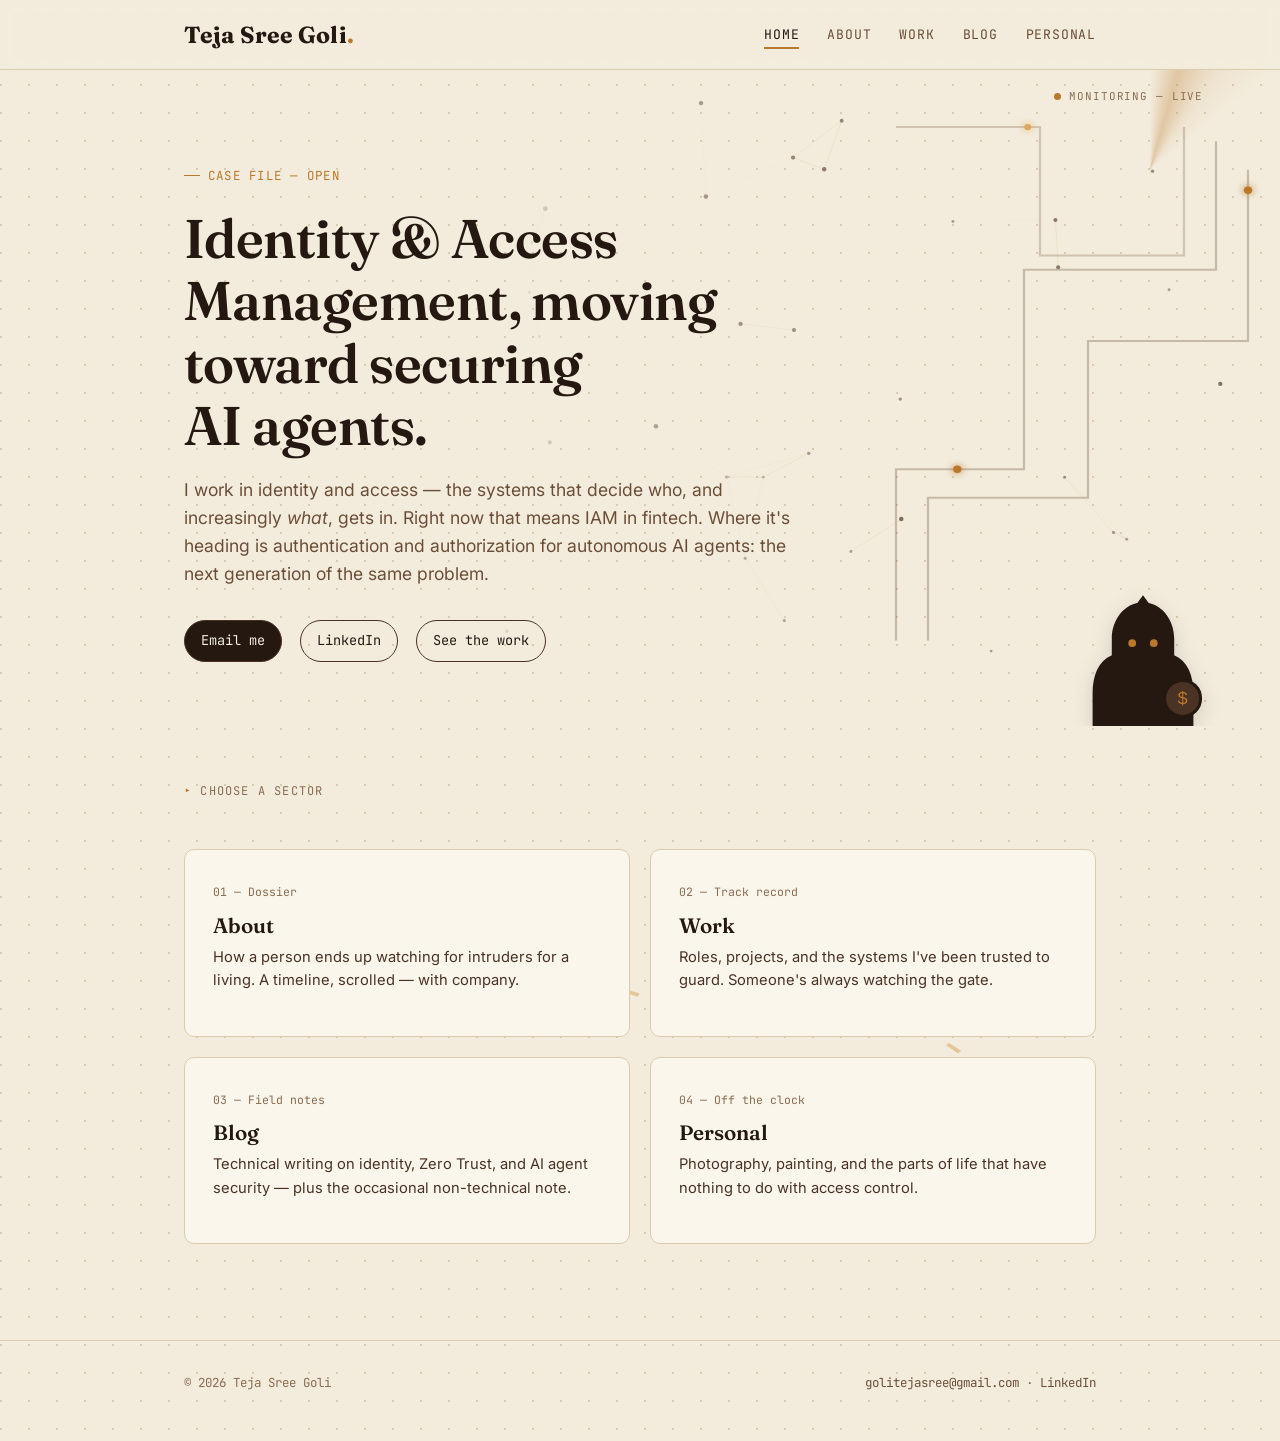
<file: index.html>
<!DOCTYPE html>
<html lang="en">
<head>
<meta charset="UTF-8">
<meta name="viewport" content="width=device-width, initial-scale=1.0">
<title>Identity & Access</title>
<meta name="description" content="Identity & Access Management, moving toward securing AI agents and non-human identities.">
<link rel="stylesheet" href="style.css">
</head>
<body>

<nav class="site-nav">
  <div class="wrap">
    <a class="brand" href="index.html">Teja Sree Goli<span class="dot">.</span></a>
    <button class="nav-toggle" aria-label="Toggle menu" aria-expanded="false">Menu</button>
    <ul class="nav-links">
      <li><a href="index.html" aria-current="page">Home</a></li>
      <li><a href="about.html">About</a></li>
      <li><a href="work.html">Work</a></li>
      <li><a href="blog.html">Blog</a></li>
      <li><a href="hobbies.html">Personal</a></li>
    </ul>
  </div>
</nav>

<header class="hero">
  <div class="quest-bg" aria-hidden="true">
    <canvas id="quest-canvas"></canvas>
    <div class="quest-grid"></div>
    <div class="quest-radar"></div>
    <svg class="quest-circuits" viewBox="0 0 800 460" preserveAspectRatio="none">
      <defs>
        <filter id="packet-glow" x="-80%" y="-80%" width="260%" height="260%">
          <feGaussianBlur stdDeviation="2.6" result="blur"/>
          <feMerge><feMergeNode in="blur"/><feMergeNode in="SourceGraphic"/></feMerge>
        </filter>
      </defs>

      <path id="circuit-a" d="M 560 400 L 560 280 L 640 280 L 640 140 L 760 140 L 760 50" fill="none" stroke="var(--coffee-mid)" stroke-width="1.4" opacity="0.32"/>
      <circle r="2.6" fill="var(--amber)" filter="url(#packet-glow)">
        <animateMotion dur="5.5s" repeatCount="indefinite" begin="0s">
          <mpath href="#circuit-a"/>
        </animateMotion>
      </circle>

      <path id="circuit-b" d="M 780 70 L 780 190 L 680 190 L 680 300 L 580 300 L 580 400" fill="none" stroke="var(--coffee-mid)" stroke-width="1.4" opacity="0.32"/>
      <circle r="2.6" fill="var(--amber)" filter="url(#packet-glow)">
        <animateMotion dur="6.8s" repeatCount="indefinite" begin="1.4s">
          <mpath href="#circuit-b"/>
        </animateMotion>
      </circle>

      <path id="circuit-c" d="M 560 40 L 650 40 L 650 130 L 740 130 L 740 40" fill="none" stroke="var(--coffee-mid)" stroke-width="1.4" opacity="0.26"/>
      <circle r="2.2" fill="var(--amber-soft)" filter="url(#packet-glow)">
        <animateMotion dur="4.3s" repeatCount="indefinite" begin="0.6s">
          <mpath href="#circuit-c"/>
        </animateMotion>
      </circle>
    </svg>
  </div>
  <div class="hud-status" aria-hidden="true"><span class="pulse-dot"></span> Monitoring — Live</div>
  <div class="quest-reticle" id="quest-reticle" aria-hidden="true">
    <svg viewBox="0 0 40 40">
      <path d="M2 12 V2 H12" fill="none" stroke="var(--amber)" stroke-width="2"/>
      <path d="M28 2 H38 V12" fill="none" stroke="var(--amber)" stroke-width="2"/>
      <path d="M38 28 V38 H28" fill="none" stroke="var(--amber)" stroke-width="2"/>
      <path d="M12 38 H2 V28" fill="none" stroke="var(--amber)" stroke-width="2"/>
    </svg>
  </div>
  <div class="wrap">
    <div class="hero-inner">
      <span class="eyebrow">Case File — Open</span>
      <h1>Identity &amp; Access Management, moving toward securing AI&nbsp;agents.</h1>
      <p class="lede">I work in identity and access — the systems that decide who, and increasingly <em>what</em>, gets in. Right now that means IAM in fintech. Where it's heading is authentication and authorization for autonomous AI agents: the next generation of the same problem.</p>
      <div class="hero-links">
        <a class="pill-link primary" href="mailto:golitejasree@gmail.com">Email me</a>
        <a class="pill-link" href="https://www.linkedin.com/in/golitejasree" target="_blank" rel="noopener">LinkedIn</a>
        <a class="pill-link" href="work.html">See the work</a>
      </div>
    </div>
    <div class="thief-mount" aria-hidden="true">
      <div class="thief-icon"></div>
      <span class="thief-quip">Hello, Intruder.</span>
    </div>
  </div>
</header>

<main class="wrap">
  <p class="section-kicker">Choose a sector</p>
  <div class="quest-map">
    <svg class="quest-path-svg" viewBox="0 0 400 260" preserveAspectRatio="none" aria-hidden="true">
      <path d="M 40 20 C 160 20, 140 110, 260 110 S 360 200, 320 240" />
    </svg>
    <div class="card-grid">

    <a class="nav-card" href="about.html">
      <span class="file-tag">01 — Dossier</span>
      <h3>About</h3>
      <p>How a person ends up watching for intruders for a living. A timeline, scrolled — with company.</p>
      <div class="thief-mount" aria-hidden="true">
        <div class="thief-icon"></div>
        <span class="thief-quip">Even I have a backstory.</span>
      </div>
    </a>

    <a class="nav-card" href="work.html">
      <span class="file-tag">02 — Track record</span>
      <h3>Work</h3>
      <p>Roles, projects, and the systems I've been trusted to guard. Someone's always watching the gate.</p>
      <div class="thief-mount" aria-hidden="true">
        <div class="thief-icon"></div>
        <span class="thief-quip">Every role, someone's watching.</span>
      </div>
    </a>

    <a class="nav-card" href="blog.html">
      <span class="file-tag">03 — Field notes</span>
      <h3>Blog</h3>
      <p>Technical writing on identity, Zero Trust, and AI agent security — plus the occasional non-technical note.</p>
      <div class="thief-mount" aria-hidden="true">
        <div class="thief-icon"></div>
        <span class="thief-quip">Reading up before my next move.</span>
      </div>
    </a>

    <a class="nav-card" href="hobbies.html">
      <span class="file-tag">04 — Off the clock</span>
      <h3>Personal</h3>
      <p>Photography, painting, and the parts of life that have nothing to do with access control.</p>
      <div class="thief-mount" aria-hidden="true">
        <div class="thief-icon"></div>
        <span class="thief-quip">Off duty. Mostly.</span>
      </div>
    </a>

    </div>
  </div>
</main>

<footer class="site-footer">
  <div class="wrap">
    <span>&copy; <span id="year"></span> Teja Sree Goli</span>
    <span><a href="mailto:golitejasree@gmail.com">golitejasree@gmail.com</a> · <a href="https://www.linkedin.com/in/golitejasree" target="_blank" rel="noopener">LinkedIn</a></span>
  </div>
</footer>

<script src="site.js"></script>
<script>document.getElementById('year').textContent = new Date().getFullYear();</script>
</body>
</html>
</file>
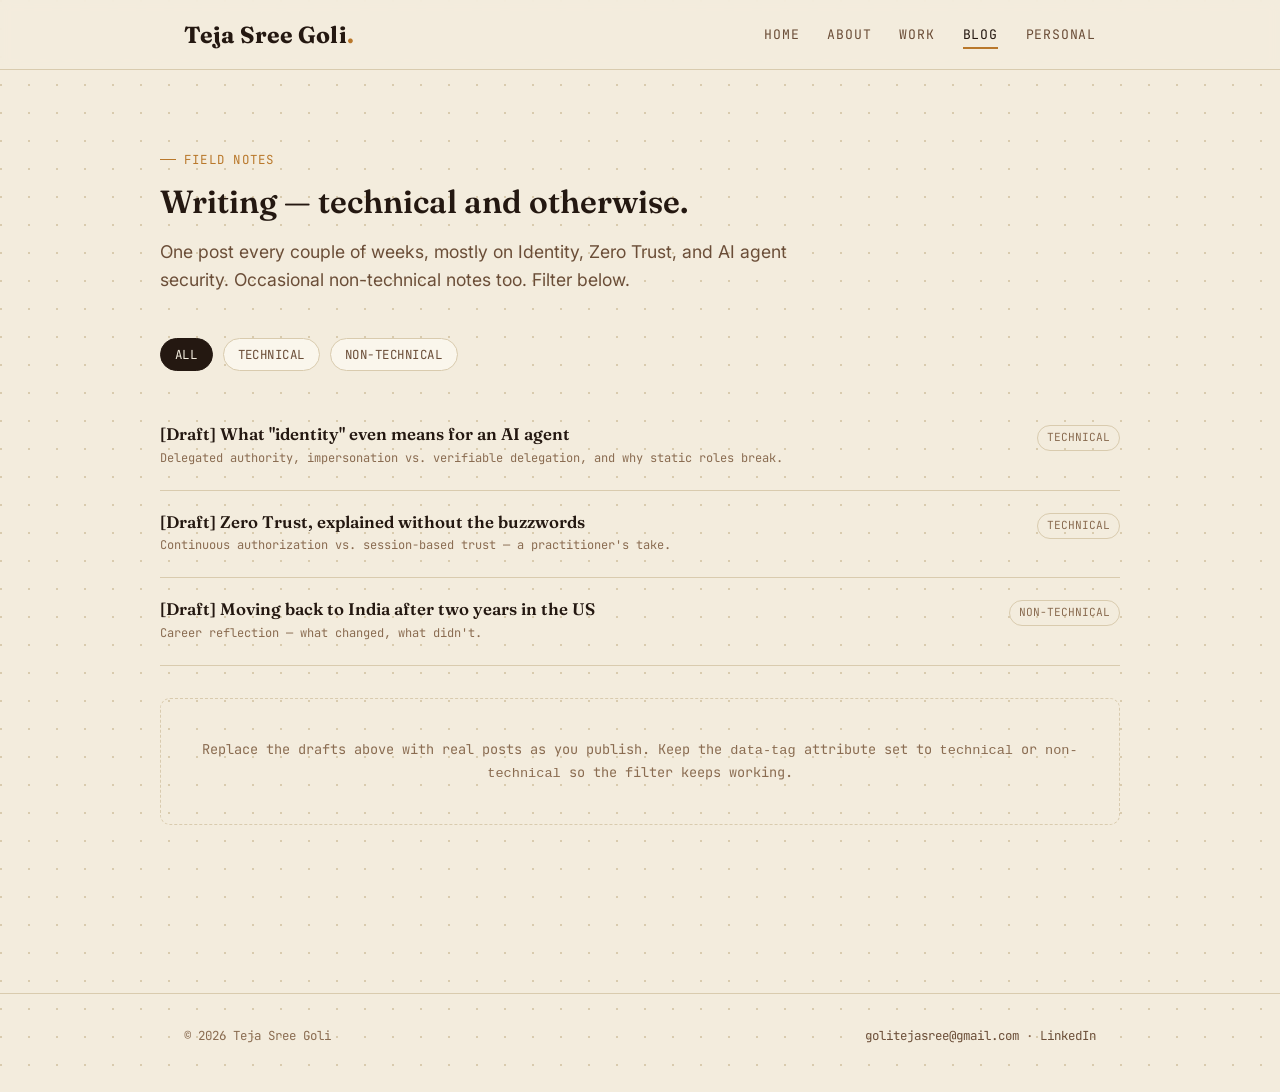
<file: blog.html>
<!DOCTYPE html>
<html lang="en">
<head>
<meta charset="UTF-8">
<meta name="viewport" content="width=device-width, initial-scale=1.0">
<title>Blog — Teja Sree Goli</title>
<link rel="stylesheet" href="style.css">
</head>
<body>

<nav class="site-nav">
  <div class="wrap">
    <a class="brand" href="index.html">Teja Sree Goli<span class="dot">.</span></a>
    <button class="nav-toggle" aria-label="Toggle menu" aria-expanded="false">Menu</button>
    <ul class="nav-links">
      <li><a href="index.html">Home</a></li>
      <li><a href="about.html">About</a></li>
      <li><a href="work.html">Work</a></li>
      <li><a href="blog.html" aria-current="page">Blog</a></li>
      <li><a href="hobbies.html">Personal</a></li>
    </ul>
  </div>
</nav>

<main class="wrap section">
  <div class="section-head">
    <span class="eyebrow">Field notes</span>
    <h2>Writing — technical and otherwise.</h2>
    <p class="lede">One post every couple of weeks, mostly on Identity, Zero Trust, and AI agent security. Occasional non-technical notes too. Filter below.</p>
  </div>

  <div class="filter-row">
    <button class="filter-btn active" data-filter="all">All</button>
    <button class="filter-btn" data-filter="technical">Technical</button>
    <button class="filter-btn" data-filter="non-technical">Non-technical</button>
  </div>

  <div class="post-list">

    <a class="post-item" href="#" data-tag="technical">
      <div>
        <h3>[Draft] What "identity" even means for an AI agent</h3>
        <div class="meta">Delegated authority, impersonation vs. verifiable delegation, and why static roles break.</div>
      </div>
      <span class="tag">Technical</span>
    </a>

    <a class="post-item" href="#" data-tag="technical">
      <div>
        <h3>[Draft] Zero Trust, explained without the buzzwords</h3>
        <div class="meta">Continuous authorization vs. session-based trust — a practitioner's take.</div>
      </div>
      <span class="tag">Technical</span>
    </a>

    <a class="post-item" href="#" data-tag="non-technical">
      <div>
        <h3>[Draft] Moving back to India after two years in the US</h3>
        <div class="meta">Career reflection — what changed, what didn't.</div>
      </div>
      <span class="tag">Non-technical</span>
    </a>

  </div>

  <div class="coming-soon" style="margin-top:32px;">
    Replace the drafts above with real posts as you publish. Keep the <code>data-tag</code> attribute set to <code>technical</code> or <code>non-technical</code> so the filter keeps working.
  </div>

</main>

<footer class="site-footer">
  <div class="wrap">
    <span>&copy; <span id="year"></span> Teja Sree Goli</span>
    <span><a href="mailto:golitejasree@gmail.com">golitejasree@gmail.com</a> · <a href="https://www.linkedin.com/in/golitejasree" target="_blank" rel="noopener">LinkedIn</a></span>
  </div>
</footer>

<script src="site.js"></script>
<script>document.getElementById('year').textContent = new Date().getFullYear();</script>
</body>
</html>
</file>
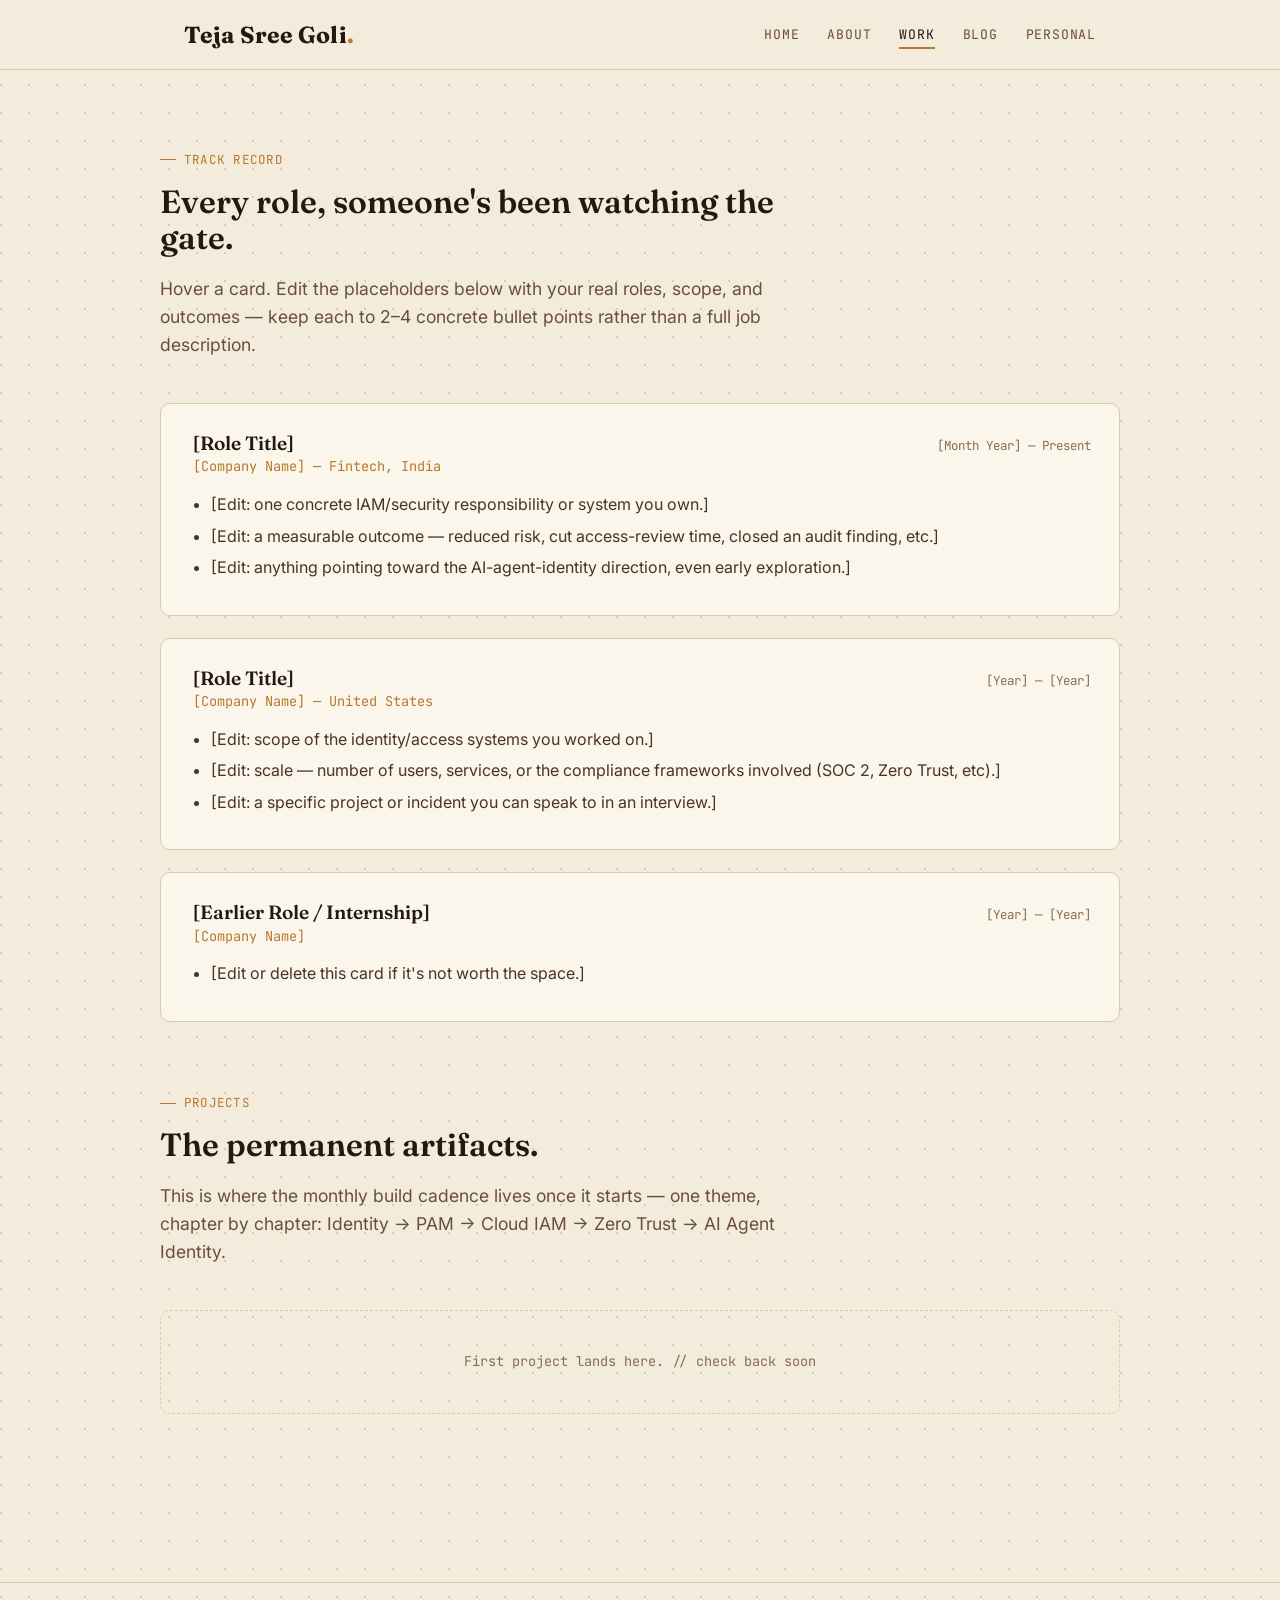
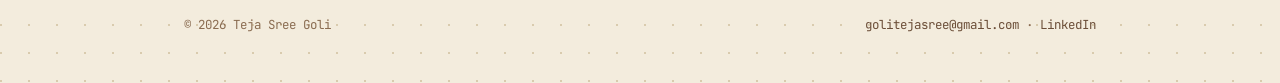
<file: work.html>
<!DOCTYPE html>
<html lang="en">
<head>
<meta charset="UTF-8">
<meta name="viewport" content="width=device-width, initial-scale=1.0">
<title>Work — Teja Sree Goli</title>
<link rel="stylesheet" href="style.css">
</head>
<body>

<nav class="site-nav">
  <div class="wrap">
    <a class="brand" href="index.html">Teja Sree Goli<span class="dot">.</span></a>
    <button class="nav-toggle" aria-label="Toggle menu" aria-expanded="false">Menu</button>
    <ul class="nav-links">
      <li><a href="index.html">Home</a></li>
      <li><a href="about.html">About</a></li>
      <li><a href="work.html" aria-current="page">Work</a></li>
      <li><a href="blog.html">Blog</a></li>
      <li><a href="hobbies.html">Personal</a></li>
    </ul>
  </div>
</nav>

<main class="wrap section">
  <div class="section-head">
    <span class="eyebrow">Track record</span>
    <h2>Every role, someone's been watching the gate.</h2>
    <p class="lede">Hover a card. Edit the placeholders below with your real roles, scope, and outcomes — keep each to 2–4 concrete bullet points rather than a full job description.</p>
  </div>

  <div class="work-card">
    <div class="role-row">
      <div>
        <h3>[Role Title]</h3>
        <div class="org">[Company Name] — Fintech, India</div>
      </div>
      <span class="dates">[Month Year] — Present</span>
    </div>
    <ul>
      <li>[Edit: one concrete IAM/security responsibility or system you own.]</li>
      <li>[Edit: a measurable outcome — reduced risk, cut access-review time, closed an audit finding, etc.]</li>
      <li>[Edit: anything pointing toward the AI-agent-identity direction, even early exploration.]</li>
    </ul>
    <span class="caught">// intrusion detected</span>
    <div class="thief-mount" aria-hidden="true"></div>
  </div>

  <div class="work-card">
    <div class="role-row">
      <div>
        <h3>[Role Title]</h3>
        <div class="org">[Company Name] — United States</div>
      </div>
      <span class="dates">[Year] — [Year]</span>
    </div>
    <ul>
      <li>[Edit: scope of the identity/access systems you worked on.]</li>
      <li>[Edit: scale — number of users, services, or the compliance frameworks involved (SOC 2, Zero Trust, etc).]</li>
      <li>[Edit: a specific project or incident you can speak to in an interview.]</li>
    </ul>
    <span class="caught">// intrusion detected</span>
    <div class="thief-mount" aria-hidden="true"></div>
  </div>

  <div class="work-card">
    <div class="role-row">
      <div>
        <h3>[Earlier Role / Internship]</h3>
        <div class="org">[Company Name]</div>
      </div>
      <span class="dates">[Year] — [Year]</span>
    </div>
    <ul>
      <li>[Edit or delete this card if it's not worth the space.]</li>
    </ul>
    <span class="caught">// intrusion detected</span>
    <div class="thief-mount" aria-hidden="true"></div>
  </div>

  <div class="section-head" style="margin-top:64px;">
    <span class="eyebrow">Projects</span>
    <h2>The permanent artifacts.</h2>
    <p class="lede">This is where the monthly build cadence lives once it starts — one theme, chapter by chapter: Identity → PAM → Cloud IAM → Zero Trust → AI Agent Identity.</p>
  </div>
  <div class="coming-soon">First project lands here. // check back soon</div>

</main>

<footer class="site-footer">
  <div class="wrap">
    <span>&copy; <span id="year"></span> Teja Sree Goli</span>
    <span><a href="mailto:golitejasree@gmail.com">golitejasree@gmail.com</a> · <a href="https://www.linkedin.com/in/golitejasree" target="_blank" rel="noopener">LinkedIn</a></span>
  </div>
</footer>

<script src="site.js"></script>
<script>document.getElementById('year').textContent = new Date().getFullYear();</script>
</body>
</html>
</file>
<file: style.css>
/* ============================================
   TEJA SREE GOLI — PORTFOLIO
   Theme: "The Watched Ledger" — identity & access
   security told through a heist motif. Cream
   dossier paper, dark coffee ink, amber alert.
   ============================================ */

@import url('https://fonts.googleapis.com/css2?family=Fraunces:opsz,wght@9..144,400;9..144,500;9..144,600;9..144,700&family=Inter:wght@400;500;600&family=JetBrains+Mono:wght@400;500&display=swap');

:root {
  --cream: #F3ECDD;
  --cream-soft: #ECE1C9;
  --paper: #FAF6EC;
  --ink: #241811;
  --coffee: #4A3324;
  --coffee-mid: #6B4E38;
  --coffee-faint: #8A6C51;
  --amber: #B9782B;
  --amber-soft: #DDA85B;
  --line: #D9CBAE;
  --shadow: rgba(36, 24, 17, 0.14);

  --font-display: 'Fraunces', Georgia, serif;
  --font-body: 'Inter', -apple-system, sans-serif;
  --font-mono: 'JetBrains Mono', 'Courier New', monospace;

  --max-w: 960px;
}

* { box-sizing: border-box; }

html { scroll-behavior: smooth; }

body {
  margin: 0;
  background: var(--cream);
  color: var(--ink);
  font-family: var(--font-body);
  font-size: 16px;
  line-height: 1.6;
  background-image:
    radial-gradient(circle at 1px 1px, var(--line) 1px, transparent 0);
  background-size: 28px 28px;
}

::selection { background: var(--amber-soft); color: var(--ink); }

a { color: inherit; }

img { max-width: 100%; display: block; }

.wrap {
  max-width: var(--max-w);
  margin: 0 auto;
  padding: 0 24px;
}

/* ---------- Focus states ---------- */
a:focus-visible, button:focus-visible {
  outline: 2px solid var(--amber);
  outline-offset: 3px;
  border-radius: 2px;
}

/* ---------- Nav ---------- */
.site-nav {
  position: sticky;
  top: 0;
  z-index: 50;
  background: rgba(243, 236, 221, 0.92);
  backdrop-filter: blur(6px);
  border-bottom: 1px solid var(--line);
}

.site-nav .wrap {
  display: flex;
  align-items: center;
  justify-content: space-between;
  padding-top: 16px;
  padding-bottom: 16px;
}

.brand {
  font-family: var(--font-display);
  font-weight: 700;
  font-size: 1.45rem;
  text-decoration: none;
  letter-spacing: 0.005em;
}

.brand .dot { color: var(--amber); }

.nav-links {
  display: flex;
  gap: 28px;
  list-style: none;
  margin: 0;
  padding: 0;
  font-family: var(--font-mono);
  font-size: 0.82rem;
  text-transform: uppercase;
  letter-spacing: 0.06em;
}

.nav-links a {
  text-decoration: none;
  color: var(--coffee-mid);
  padding-bottom: 4px;
  border-bottom: 2px solid transparent;
  transition: color 0.15s, border-color 0.15s;
}

.nav-links a:hover,
.nav-links a[aria-current="page"] {
  color: var(--ink);
  border-color: var(--amber);
}

.nav-toggle {
  display: none;
  background: none;
  border: 1px solid var(--line);
  border-radius: 6px;
  padding: 6px 10px;
  font-family: var(--font-mono);
  font-size: 0.8rem;
  cursor: pointer;
}

@media (max-width: 640px) {
  .nav-links {
    display: none;
    position: absolute;
    top: 100%;
    left: 0;
    right: 0;
    background: var(--paper);
    flex-direction: column;
    gap: 0;
    border-bottom: 1px solid var(--line);
  }
  .nav-links.open { display: flex; }
  .nav-links a { padding: 14px 24px; border-bottom: 1px solid var(--line); }
  .nav-toggle { display: block; }
}

/* ---------- Footer ---------- */
.site-footer {
  border-top: 1px solid var(--line);
  margin-top: 96px;
  padding: 32px 0 48px;
  font-family: var(--font-mono);
  font-size: 0.78rem;
  color: var(--coffee-faint);
}
.site-footer .wrap {
  display: flex;
  justify-content: space-between;
  flex-wrap: wrap;
  gap: 12px;
}
.site-footer a { color: var(--coffee-mid); text-decoration: none; }
.site-footer a:hover { color: var(--ink); text-decoration: underline; }

/* ---------- Eyebrow / labels ---------- */
.eyebrow {
  font-family: var(--font-mono);
  font-size: 0.78rem;
  text-transform: uppercase;
  letter-spacing: 0.1em;
  color: var(--amber);
  display: inline-flex;
  align-items: center;
  gap: 8px;
}
.eyebrow::before {
  content: '';
  width: 16px;
  height: 1px;
  background: var(--amber);
}

/* ---------- Headings ---------- */
h1, h2, h3 {
  font-family: var(--font-display);
  font-weight: 600;
  color: var(--ink);
  line-height: 1.15;
  margin: 0;
}

h1 { font-size: clamp(2.1rem, 5vw, 3.4rem); letter-spacing: -0.01em; }
h2 { font-size: clamp(1.5rem, 3vw, 2rem); }
p { color: var(--coffee); }
.lede { font-size: 1.1rem; color: var(--coffee-mid); max-width: 60ch; }

/* ---------- Hero ---------- */
.hero {
  position: relative;
  padding: 88px 0 64px;
  overflow: hidden;
}
.hero-inner { position: relative; z-index: 2; max-width: 640px; }
.hero-name {
  font-family: var(--font-display);
  font-weight: 700;
  font-size: clamp(1.9rem, 4.2vw, 2.7rem);
  color: var(--ink);
  margin-top: 14px;
  letter-spacing: -0.01em;
  position: relative;
  display: inline-block;
}
.hero-name::after {
  content: '';
  position: absolute;
  left: 2px;
  bottom: -6px;
  width: 46px;
  height: 3px;
  background: var(--amber);
  border-radius: 2px;
}
.hero h1 { margin-top: 22px; }
.hero .lede { margin-top: 18px; }
.hero-links { display: flex; gap: 18px; margin-top: 32px; flex-wrap: wrap; }
.pill-link {
  font-family: var(--font-mono);
  font-size: 0.85rem;
  text-decoration: none;
  border: 1px solid var(--coffee);
  padding: 9px 16px;
  border-radius: 999px;
  color: var(--ink);
  transition: background 0.15s, color 0.15s;
}
.pill-link:hover { background: var(--ink); color: var(--cream); }
.pill-link.primary { background: var(--ink); color: var(--cream); }
.pill-link.primary:hover { background: var(--amber); border-color: var(--amber); color: var(--ink); }

/* ---------- Thief motif ---------- */
.thief-svg { display: block; }
.thief-mount {
  position: absolute;
  width: 74px;
  pointer-events: none;
  transition: transform 0.4s ease;
  filter: drop-shadow(0 6px 10px var(--shadow));
}
.thief-icon { width: 100%; }
.hero .thief-mount {
  right: 6%;
  bottom: -6px;
  width: 120px;
  z-index: 1;
  pointer-events: auto;
  cursor: default;
}
@media (max-width: 640px) { .hero .thief-mount { width: 80px; opacity: 0.85; } }

.thief-quip {
  position: absolute;
  font-family: var(--font-mono);
  font-size: 0.68rem;
  white-space: nowrap;
  background: var(--ink);
  color: var(--cream);
  padding: 5px 10px;
  border-radius: 6px;
  opacity: 0;
  transform: translateY(4px);
  transition: opacity 0.2s ease, transform 0.2s ease;
  pointer-events: none;
  z-index: 6;
}
.thief-quip::after {
  content: '';
  position: absolute;
  bottom: -4px;
  right: 14px;
  border: 4px solid transparent;
  border-top-color: var(--ink);
}
.hero .thief-quip { bottom: calc(100% + 10px); right: 0; }
.hero .thief-mount:hover .thief-quip { opacity: 1; transform: translateY(0); }

.nav-card .thief-quip { top: 16px; right: 66px; }
.nav-card:hover .thief-quip { opacity: 1; transform: translateY(0); }

.caption-thief {
  font-family: var(--font-mono);
  font-size: 0.72rem;
  color: var(--coffee-faint);
  margin-top: -6px;
}

/* ---------- Nav cards (home) ---------- */
.card-grid {
  display: grid;
  grid-template-columns: repeat(2, 1fr);
  gap: 20px;
  margin-top: 56px;
}
@media (max-width: 640px) { .card-grid { grid-template-columns: 1fr; } }

.nav-card {
  position: relative;
  display: block;
  text-decoration: none;
  background: var(--paper);
  border: 1px solid var(--line);
  border-radius: 10px;
  padding: 28px;
  overflow: hidden;
  transition: transform 0.2s ease, box-shadow 0.2s ease, border-color 0.2s;
}
.nav-card:hover {
  transform: translateY(-3px);
  box-shadow: 0 14px 28px var(--shadow);
  border-color: var(--amber-soft);
}
.nav-card .file-tag {
  font-family: var(--font-mono);
  font-size: 0.72rem;
  color: var(--coffee-faint);
}
.nav-card h3 { margin-top: 10px; font-size: 1.3rem; }
.nav-card p { margin-top: 8px; font-size: 0.92rem; }
.nav-card .thief-mount {
  width: 46px;
  right: 14px;
  top: 14px;
  opacity: 0;
  transform: translateY(-8px) rotate(-6deg);
}
.nav-card:hover .thief-mount { opacity: 1; transform: translateY(0) rotate(0deg); }

/* ---------- Section ---------- */
.section { padding: 72px 0; }
.section-head { max-width: 640px; margin-bottom: 44px; }
.section-head h2 { margin-top: 14px; }

/* ---------- Timeline (About) ---------- */
.timeline {
  position: relative;
  margin-top: 48px;
  padding-left: 40px;
  border-left: 2px solid var(--line);
}
.timeline-item {
  position: relative;
  padding-bottom: 52px;
}
.timeline-item:last-child { padding-bottom: 0; }
.timeline-item::before {
  content: '';
  position: absolute;
  left: -46px;
  top: 4px;
  width: 12px;
  height: 12px;
  border-radius: 50%;
  background: var(--cream);
  border: 2px solid var(--amber);
}
.timeline-item .eyebrow { margin-bottom: 6px; }
.timeline-item h3 { font-size: 1.15rem; }
.timeline-item p { margin-top: 8px; max-width: 55ch; }
#thief-timeline {
  position: absolute;
  left: -55px;
  top: 0;
  width: 56px;
  transition: top 0.05s linear;
  z-index: 3;
}

/* ---------- Work cards ---------- */
.work-card {
  position: relative;
  border: 1px solid var(--line);
  background: var(--paper);
  border-radius: 10px;
  padding: 28px 28px 28px 32px;
  margin-bottom: 22px;
  overflow: hidden;
}
.work-card .role-row {
  display: flex;
  justify-content: space-between;
  align-items: baseline;
  flex-wrap: wrap;
  gap: 8px;
}
.work-card h3 { font-size: 1.2rem; }
.work-card .dates {
  font-family: var(--font-mono);
  font-size: 0.78rem;
  color: var(--coffee-faint);
  white-space: nowrap;
}
.work-card .org {
  font-family: var(--font-mono);
  font-size: 0.85rem;
  color: var(--amber);
  margin-top: 2px;
}
.work-card ul { margin: 14px 0 0; padding-left: 18px; }
.work-card li { margin-bottom: 6px; color: var(--coffee); }
.work-card .thief-mount {
  width: 52px;
  right: -6px;
  top: -10px;
  opacity: 0;
  transform: translateY(-12px) rotate(8deg);
}
.work-card:hover .thief-mount { opacity: 1; transform: translateY(0) rotate(0deg); }
.work-card .caught {
  position: absolute;
  right: 66px;
  top: 8px;
  font-family: var(--font-mono);
  font-size: 0.68rem;
  color: var(--amber);
  opacity: 0;
  transition: opacity 0.2s 0.15s;
}
.work-card:hover .caught { opacity: 1; }

/* ---------- Blog ---------- */
.filter-row { display: flex; gap: 10px; margin-bottom: 32px; flex-wrap: wrap; }
.filter-btn {
  font-family: var(--font-mono);
  font-size: 0.78rem;
  text-transform: uppercase;
  letter-spacing: 0.04em;
  background: var(--paper);
  border: 1px solid var(--line);
  border-radius: 999px;
  padding: 7px 14px;
  cursor: pointer;
  color: var(--coffee-mid);
  transition: all 0.15s;
}
.filter-btn:hover { border-color: var(--amber); color: var(--ink); }
.filter-btn.active { background: var(--ink); color: var(--cream); border-color: var(--ink); }

.post-list { display: flex; flex-direction: column; gap: 0; }
.post-item {
  display: flex;
  justify-content: space-between;
  gap: 24px;
  padding: 22px 0;
  border-bottom: 1px solid var(--line);
  text-decoration: none;
  color: inherit;
  flex-wrap: wrap;
}
.post-item:hover h3 { color: var(--amber); }
.post-item h3 { font-size: 1.05rem; transition: color 0.15s; }
.post-item .tag {
  font-family: var(--font-mono);
  font-size: 0.7rem;
  text-transform: uppercase;
  padding: 3px 9px;
  border-radius: 999px;
  border: 1px solid var(--line);
  color: var(--coffee-faint);
  white-space: nowrap;
  height: fit-content;
}
.post-item .meta { font-family: var(--font-mono); font-size: 0.75rem; color: var(--coffee-faint); margin-top: 4px; }
.post-item.hidden { display: none; }

.coming-soon {
  border: 1px dashed var(--line);
  border-radius: 10px;
  padding: 40px;
  text-align: center;
  color: var(--coffee-faint);
  font-family: var(--font-mono);
  font-size: 0.85rem;
}

/* ---------- Hobbies gallery ---------- */
.hobby-block { margin-bottom: 64px; }
.gallery-grid {
  display: grid;
  grid-template-columns: repeat(3, 1fr);
  gap: 14px;
  margin-top: 24px;
}
@media (max-width: 640px) { .gallery-grid { grid-template-columns: repeat(2, 1fr); } }
.gallery-grid figure {
  margin: 0;
  border-radius: 8px;
  overflow: hidden;
  background: var(--paper);
  border: 1px solid var(--line);
}
.gallery-grid img { aspect-ratio: 4/3; object-fit: cover; }
.gallery-grid figcaption {
  font-family: var(--font-mono);
  font-size: 0.7rem;
  color: var(--coffee-faint);
  padding: 8px 10px;
}

/* ---------- Home: cyber-quest background (home page only) ---------- */
.quest-bg {
  position: absolute;
  inset: 0;
  overflow: hidden;
  z-index: 0;
  pointer-events: none;
  -webkit-mask-image: linear-gradient(to right, transparent 0%, transparent 34%, rgba(0,0,0,0.55) 50%, black 68%);
          mask-image: linear-gradient(to right, transparent 0%, transparent 34%, rgba(0,0,0,0.55) 50%, black 68%);
}

#quest-canvas {
  position: absolute;
  inset: 0;
  width: 100%;
  height: 100%;
}

.quest-grid {
  position: absolute;
  inset: -10% -20% -60% -20%;
  background-image:
    linear-gradient(var(--coffee-faint) 1px, transparent 1px),
    linear-gradient(90deg, var(--coffee-faint) 1px, transparent 1px);
  background-size: 46px 46px;
  opacity: 0.3;
  transform: perspective(560px) rotateX(60deg) scale(1.5);
  transform-origin: bottom center;
  -webkit-mask-image: linear-gradient(to top, black 0%, transparent 68%);
          mask-image: linear-gradient(to top, black 0%, transparent 68%);
  animation: grid-drift 16s linear infinite, grid-breathe 6s ease-in-out infinite;
}
@keyframes grid-drift { from { background-position: 0 0; } to { background-position: 0 46px; } }
@keyframes grid-breathe { 0%, 100% { opacity: 0.24; } 50% { opacity: 0.36; } }

.quest-radar {
  position: absolute;
  width: 460px;
  height: 460px;
  top: -130px;
  right: -100px;
  border-radius: 50%;
  background: conic-gradient(from 0deg, transparent 0deg, rgba(185,120,43,0.32) 16deg, rgba(185,120,43,0.08) 34deg, transparent 52deg);
  animation: radar-spin 6.5s linear infinite;
}
@keyframes radar-spin { to { transform: rotate(360deg); } }
@media (max-width: 640px) { .quest-radar { width: 320px; height: 320px; top: -90px; right: -90px; } }

.quest-circuits {
  position: absolute;
  inset: 0;
  width: 100%;
  height: 100%;
}

.quest-reticle {
  position: absolute;
  width: 46px;
  height: 46px;
  margin-left: -23px;
  margin-top: -23px;
  z-index: 2;
  pointer-events: none;
  opacity: 0;
  transform: scale(1.35);
  transition: opacity 0.3s ease, transform 0.3s ease;
}
.quest-reticle.active { opacity: 0.85; transform: scale(1); }
.quest-reticle svg { width: 100%; height: 100%; }
@media (max-width: 640px) { .quest-reticle { display: none; } }

.quest-particle {
  position: absolute;
  width: 4px; height: 4px;
  border-radius: 50%;
  background: var(--amber);
  opacity: 0.45;
  animation: float-particle 9s ease-in-out infinite;
}
@keyframes float-particle {
  0%, 100% { transform: translateY(0) translateX(0); opacity: 0.2; }
  50% { transform: translateY(-24px) translateX(10px); opacity: 0.65; }
}

.hud-status {
  position: absolute;
  top: 18px;
  right: 6%;
  z-index: 2;
  display: flex;
  align-items: center;
  gap: 8px;
  font-family: var(--font-mono);
  font-size: 0.68rem;
  letter-spacing: 0.08em;
  text-transform: uppercase;
  color: var(--coffee-faint);
}
.hud-status .pulse-dot {
  width: 7px; height: 7px;
  border-radius: 50%;
  background: var(--amber);
  animation: pulse-dot 1.8s ease-in-out infinite;
}
@keyframes pulse-dot {
  0%, 100% { box-shadow: 0 0 0 0 rgba(185,120,43,0.45); }
  50% { box-shadow: 0 0 0 6px rgba(185,120,43,0); }
}
@media (max-width: 640px) { .hud-status { display: none; } }

/* Quest path threading behind the section cards */
.quest-map { position: relative; }
.quest-path-svg {
  position: absolute;
  inset: -20px -12px auto -12px;
  width: calc(100% + 24px);
  height: calc(100% + 40px);
  z-index: 0;
}
.quest-path-svg path {
  fill: none;
  stroke: var(--amber-soft);
  stroke-width: 2;
  stroke-dasharray: 7 9;
  opacity: 0.55;
  animation: dash-travel 3.5s linear infinite;
}
@keyframes dash-travel { to { stroke-dashoffset: -160; } }

.section-kicker {
  font-family: var(--font-mono);
  font-size: 0.75rem;
  text-transform: uppercase;
  letter-spacing: 0.1em;
  color: var(--coffee-faint);
  margin-top: 56px;
  margin-bottom: -8px;
  position: relative;
  z-index: 1;
}
.section-kicker::before { content: '▸ '; color: var(--amber); }

/* ---------- About: layout with blended photo panel ---------- */
.about-layout {
  display: grid;
  grid-template-columns: 1fr;
  gap: 12px;
  align-items: start;
}
@media (min-width: 860px) {
  .about-layout { grid-template-columns: 1fr 300px; gap: 24px; }
}

.about-photo { position: relative; margin-top: 30px; }
@media (min-width: 860px) {
  .about-photo { position: sticky; top: 90px; }
}
@media (max-width: 859px) {
  .about-photo { max-width: 240px; margin: 24px auto 0; }
}

.about-photo .frame {
  position: relative;
  width: 100%;
  aspect-ratio: 3 / 4;
  -webkit-mask-image: radial-gradient(ellipse 68% 72% at 50% 42%, black 42%, transparent 90%);
          mask-image: radial-gradient(ellipse 68% 72% at 50% 42%, black 42%, transparent 90%);
}
.about-photo img {
  width: 100%;
  height: 100%;
  object-fit: cover;
  filter: grayscale(0.5) sepia(0.32) contrast(0.92) brightness(1.08) saturate(0.85);
}
.about-photo .tint {
  position: absolute;
  inset: 0;
  background: linear-gradient(160deg, rgba(74,51,36,0.4), rgba(185,120,43,0.16) 55%, rgba(243,236,221,0.55));
  mix-blend-mode: multiply;
}
.about-photo .grain-note {
  margin-top: 12px;
  font-family: var(--font-mono);
  font-size: 0.66rem;
  color: var(--coffee-faint);
  text-align: center;
  max-width: 220px;
  margin-left: auto;
  margin-right: auto;
}

/* ---------- Reduced motion ---------- */
@media (prefers-reduced-motion: reduce) {
  html { scroll-behavior: auto; }
  * { transition: none !important; animation: none !important; }
  .quest-circuits circle { display: none; }
  .quest-radar { display: none; }
}
</file>
